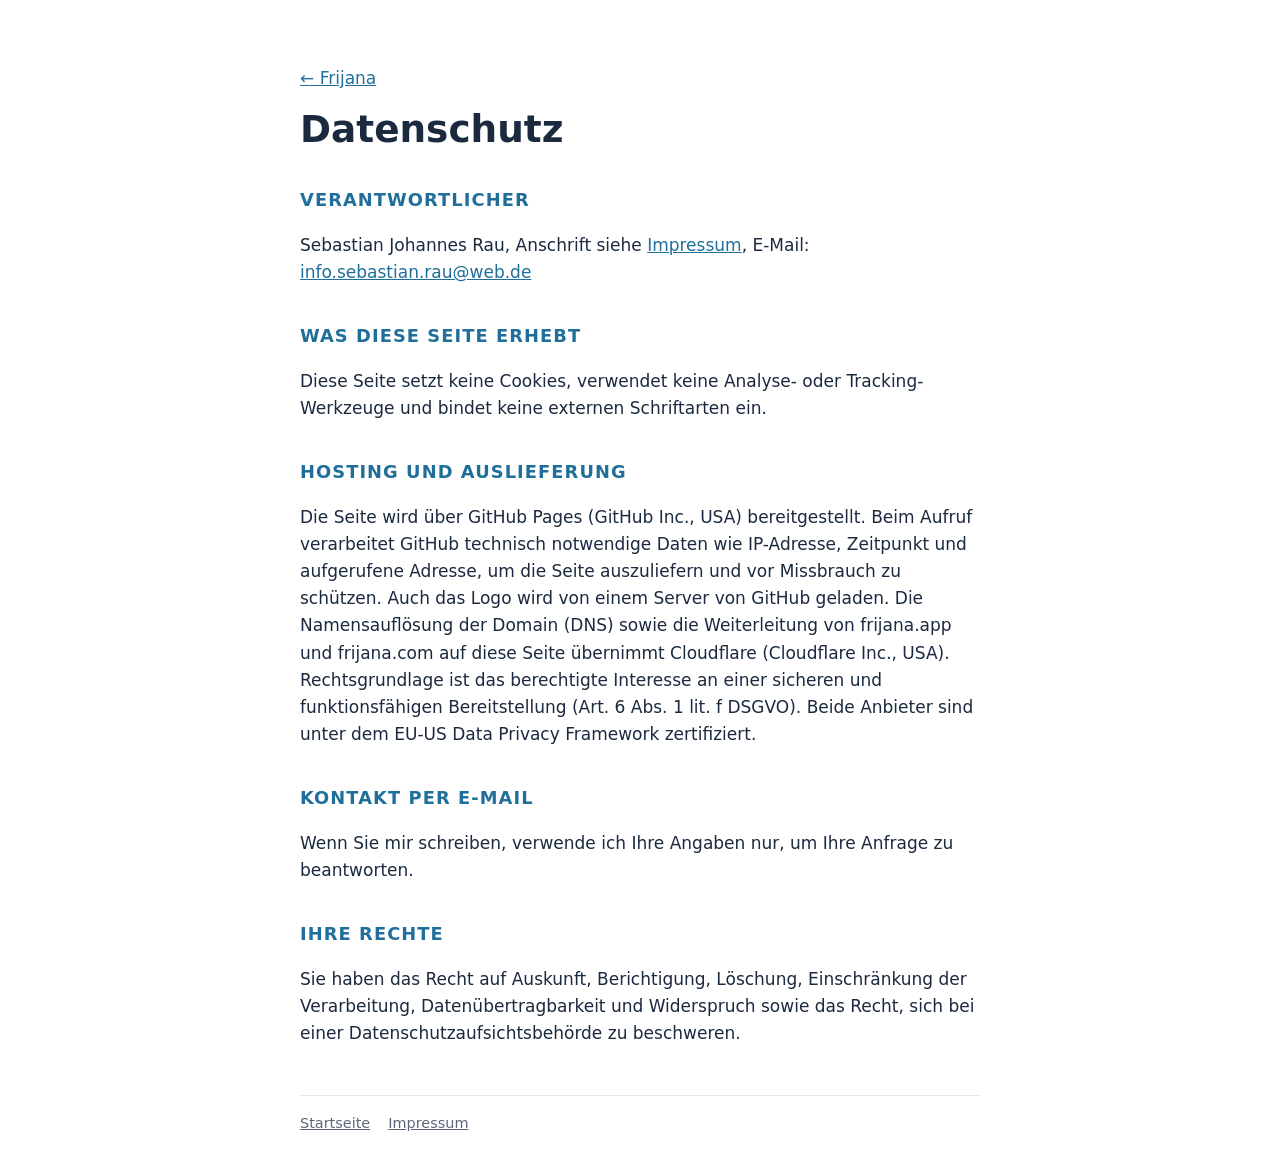
<file: datenschutz.html>
<!doctype html>
<html lang="de">
<head>
<meta charset="utf-8">
<meta name="viewport" content="width=device-width, initial-scale=1">
<title>Datenschutz – Frijana</title>
<meta name="robots" content="noindex">
<link rel="stylesheet" href="style.css">
</head>
<body>
<div class="wrap">
<p><a href="./">← Frijana</a></p>
<h1>Datenschutz</h1>

<h2>Verantwortlicher</h2>
<p>Sebastian Johannes Rau, Anschrift siehe <a href="impressum.html">Impressum</a>, E-Mail: <a href="mailto:info.sebastian.rau@web.de">info.sebastian.rau@web.de</a></p>

<h2>Was diese Seite erhebt</h2>
<p>Diese Seite setzt keine Cookies, verwendet keine Analyse- oder Tracking-Werkzeuge und bindet keine externen Schriftarten ein.</p>

<h2>Hosting und Auslieferung</h2>
<p>Die Seite wird über GitHub Pages (GitHub Inc., USA) bereitgestellt. Beim Aufruf verarbeitet GitHub technisch notwendige Daten wie IP-Adresse, Zeitpunkt und aufgerufene Adresse, um die Seite auszuliefern und vor Missbrauch zu schützen. Auch das Logo wird von einem Server von GitHub geladen. Die Namensauflösung der Domain (DNS) sowie die Weiterleitung von frijana.app und frijana.com auf diese Seite übernimmt Cloudflare (Cloudflare Inc., USA). Rechtsgrundlage ist das berechtigte Interesse an einer sicheren und funktionsfähigen Bereitstellung (Art. 6 Abs. 1 lit. f DSGVO). Beide Anbieter sind unter dem EU-US Data Privacy Framework zertifiziert.</p>

<h2>Kontakt per E-Mail</h2>
<p>Wenn Sie mir schreiben, verwende ich Ihre Angaben nur, um Ihre Anfrage zu beantworten.</p>

<h2>Ihre Rechte</h2>
<p>Sie haben das Recht auf Auskunft, Berichtigung, Löschung, Einschränkung der Verarbeitung, Datenübertragbarkeit und Widerspruch sowie das Recht, sich bei einer Datenschutzaufsichtsbehörde zu beschweren.</p>

<footer>
  <a href="./">Startseite</a>
  <a href="impressum.html">Impressum</a>
</footer>
</div>
</body>
</html>
</file>
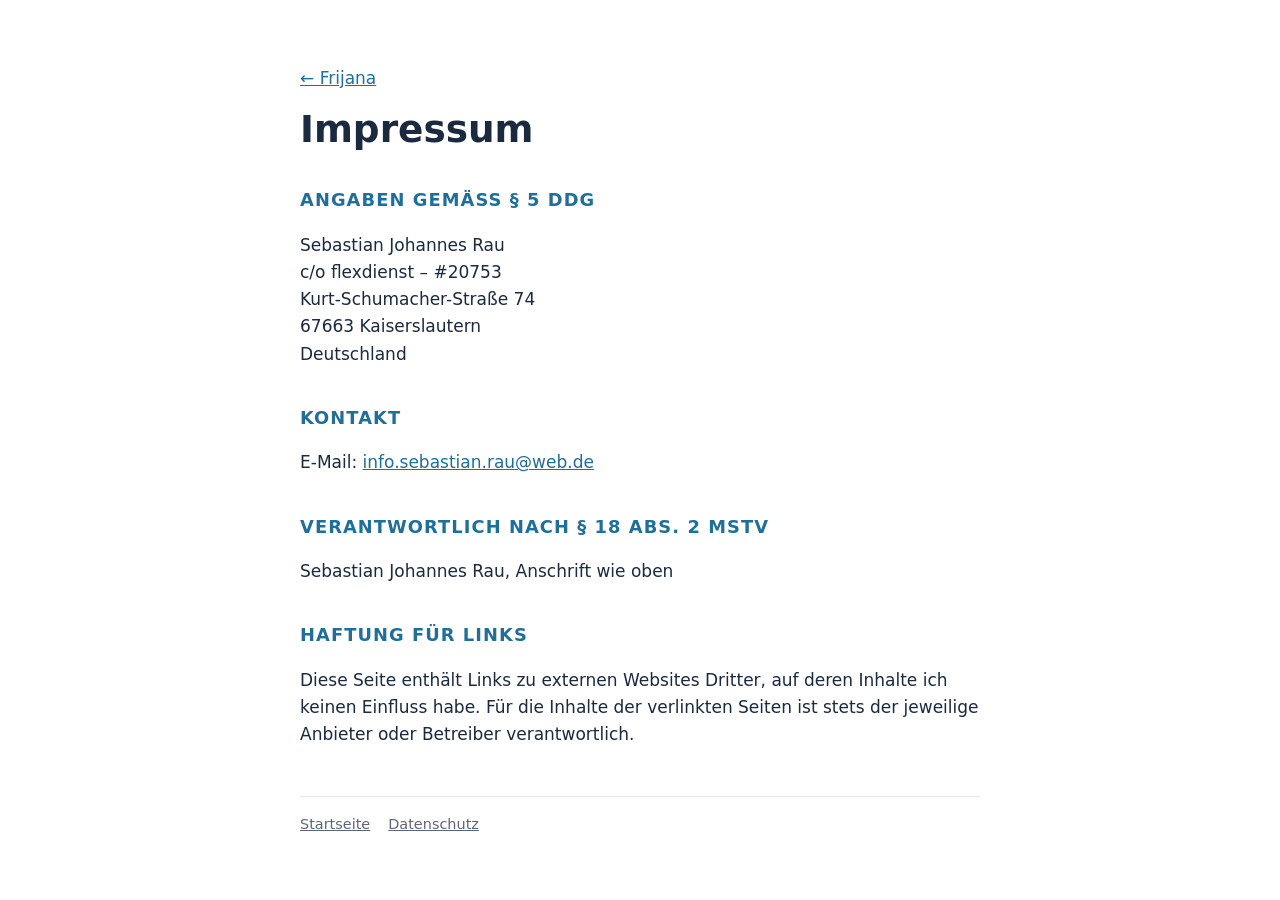
<file: impressum.html>
<!doctype html>
<html lang="de">
<head>
<meta charset="utf-8">
<meta name="viewport" content="width=device-width, initial-scale=1">
<title>Impressum – Frijana</title>
<meta name="robots" content="noindex">
<link rel="stylesheet" href="style.css">
</head>
<body>
<div class="wrap">
<p><a href="./">← Frijana</a></p>
<h1>Impressum</h1>

<h2>Angaben gemäß § 5 DDG</h2>
<p>Sebastian Johannes Rau<br>
c/o flexdienst – #20753<br>
Kurt-Schumacher-Straße 74<br>
67663 Kaiserslautern<br>
Deutschland</p>

<h2>Kontakt</h2>
<p>E-Mail: <a href="mailto:info.sebastian.rau@web.de">info.sebastian.rau@web.de</a></p>

<h2>Verantwortlich nach § 18 Abs. 2 MStV</h2>
<p>Sebastian Johannes Rau, Anschrift wie oben</p>

<h2>Haftung für Links</h2>
<p>Diese Seite enthält Links zu externen Websites Dritter, auf deren Inhalte ich keinen Einfluss habe. Für die Inhalte der verlinkten Seiten ist stets der jeweilige Anbieter oder Betreiber verantwortlich.</p>

<footer>
  <a href="./">Startseite</a>
  <a href="datenschutz.html">Datenschutz</a>
</footer>
</div>
</body>
</html>
</file>
<file: style.css>
:root{--bg:#ffffff;--fg:#1b2a3f;--muted:#5b6778;--line:#e3e8ee;--accent:#1f6f9a;--teal:#2fa8a2;--soft:#f3f7f9}
@media (prefers-color-scheme:dark){:root{--bg:#0f1722;--fg:#e6edf3;--muted:#9aa7b4;--line:#243142;--accent:#5bb8e0;--teal:#4cc9be;--soft:#152131}}
*{box-sizing:border-box}
html{font-size:17px}
body{margin:0;background:var(--bg);color:var(--fg);font-family:system-ui,-apple-system,"Segoe UI",Roboto,"Helvetica Neue",Arial,sans-serif;line-height:1.6}
a{color:var(--accent)}
.wrap{max-width:720px;margin:0 auto;padding:48px 20px 32px}
header{display:flex;align-items:center;gap:20px;margin-bottom:28px}
header img{width:88px;height:88px;border-radius:18px;background:#fff;flex:none}
h1{font-size:2.2rem;line-height:1.1;margin:0}
.tag{margin:6px 0 0;color:var(--muted);font-size:1.05rem}
.status{display:inline-block;border:1px solid var(--line);background:var(--soft);border-radius:999px;padding:6px 14px;font-size:.85rem;color:var(--muted);margin:0 0 28px}
.status b{color:var(--teal)}
h2{font-size:1.05rem;letter-spacing:.06em;text-transform:uppercase;color:var(--accent);margin:36px 0 10px}
ul{padding-left:1.2em;margin:0}
li{margin:0 0 6px}
.cols{display:grid;grid-template-columns:1fr 1fr;gap:12px}
.card{border:1px solid var(--line);border-radius:12px;padding:14px 16px;background:var(--soft)}
.card b{display:block;margin-bottom:2px}
.card span{color:var(--muted);font-size:.93rem}
.note{color:var(--muted);font-size:.9rem}
footer{border-top:1px solid var(--line);margin-top:48px;padding-top:16px;font-size:.85rem;color:var(--muted);display:flex;flex-wrap:wrap;gap:8px 18px}
footer a{color:var(--muted)}
@media (max-width:560px){.cols{grid-template-columns:1fr}header img{width:64px;height:64px}h1{font-size:1.8rem}}
</file>
